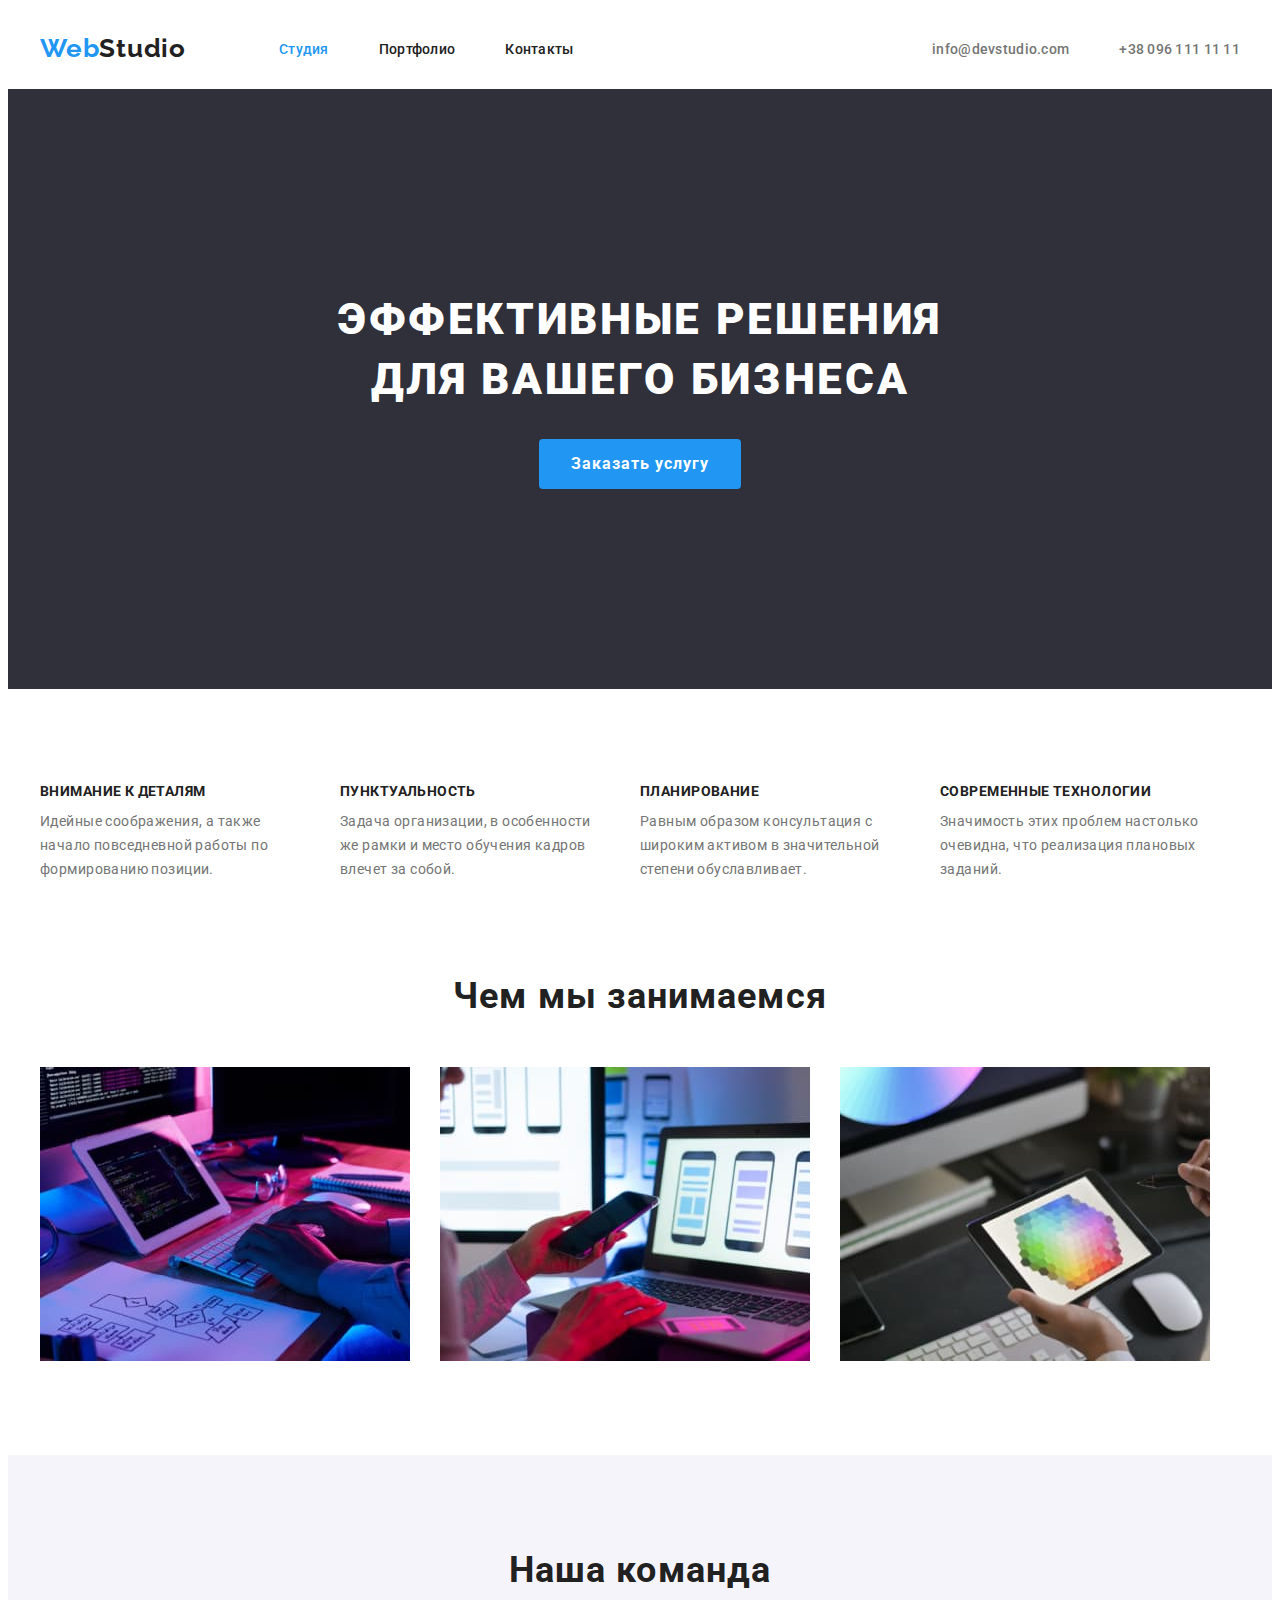
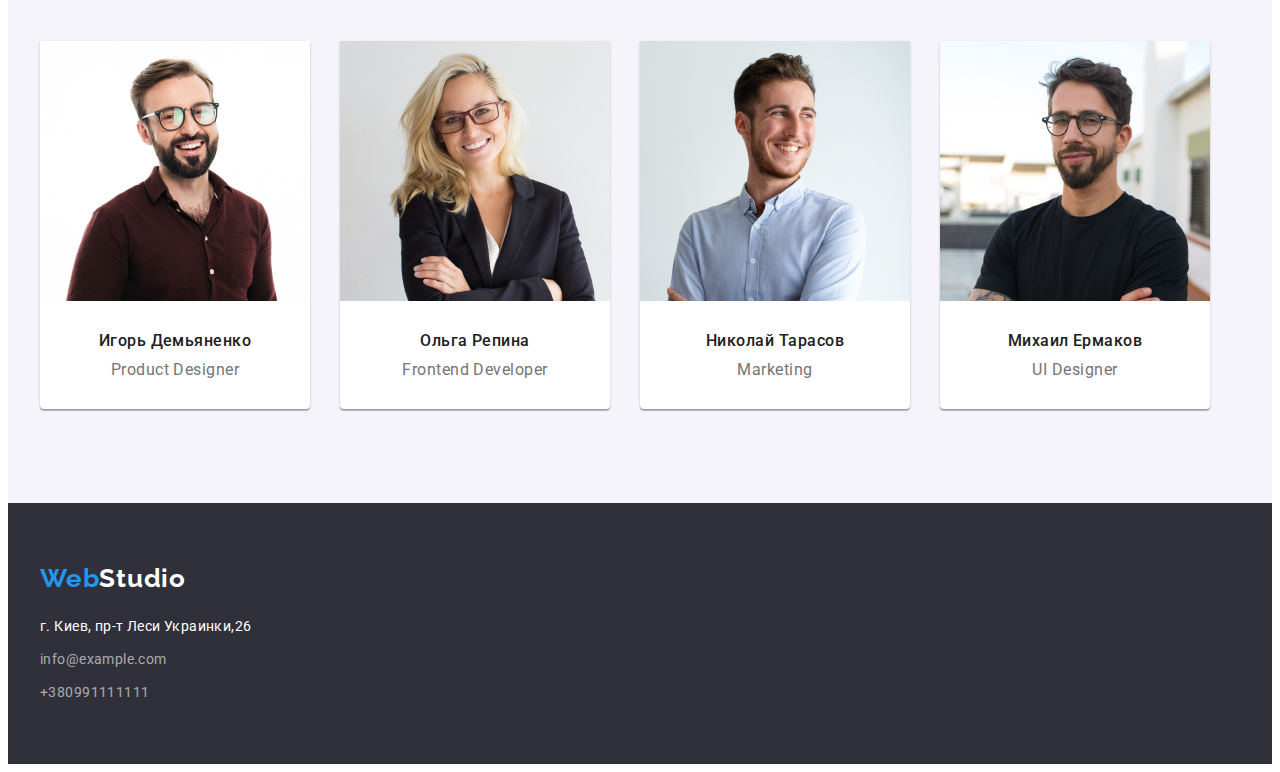
<file: index.html>
<!doctype html>
<html lang="ru">

<head>
   <meta charset="UTF-8">
   <meta http-equiv="X-UA-Compatible" content="IE=edge">
   <meta name="viewport" content="width=device-width, initial-scale=1.0">
   <title>Document</title>
   <link rel="stylesheet" href="https://cdnjs.cloudflare.com/ajax/libs/modern-normalize/1.1.0/modern-normalize.min.css"
      integrity="sha512-wpPYUAdjBVSE4KJnH1VR1HeZfpl1ub8YT/NKx4PuQ5NmX2tKuGu6U/JRp5y+Y8XG2tV+wKQpNHVUX03MfMFn9Q=="
      crossorigin="anonymous" referrerpolicy="no-referrer" />
   <style>
      li {
         list-style-type: none;
      }
   </style>
   <link rel="preconnect" href="https://fonts.googleapis.com">
   <link rel="preconnect" href="https://fonts.gstatic.com" crossorigin>
   <link rel="preconnect" href="https://fonts.googleapis.com">
   <link rel="preconnect" href="https://fonts.gstatic.com" crossorigin>
   <link
      href="https://fonts.googleapis.com/css2?family=Raleway:wght@700&family=Roboto:wght@400;500;700;900&display=swap"
      rel="stylesheet">
   <link rel="stylesheet" href="./css/styles.css">

</head>

<body>


   <header class="header">
      <div class="container header-container">
      <nav class="navigation header-nav">
         <a href="index.html" class="logo">
            Web<span class="header-logo">Studio</span>

         </a>
         <ul class="header-list list">
            <li class="header-item"><a href="" class="header-link current">Студия</a></li>
            <li class="header-item"><a href="./portfolio.html" class="header-link">Портфолио</a></li>
            <li class="header-item"><a href="" class="header-link">Контакты</a></li>
         </ul>
         </nav>
      
      <ul class="adress-list">
         <li class="item-adress"><a href="mailto:info@devstudio.com" class="header-link-adress">info@devstudio.com</a></li>
         <li class="item-adress"><a href="tel:+380961111111" class="header-link-adress"> +38 096 111 11 11</a></li>
      </ul>
   
</div>
     
   </header>





   <main>
      <section class="title">
         <div class="container">
         <h1 class="title-h1">Эффективные решения <br>для вашего бизнеса</h1>
         <button type="button" class="main-btn">Заказать услугу</button></div>
      </section>


      <section class="about">
         <div class="container">
         <h2 class="about-h2 visually-hidden">Наши особенности</h2>
         <ul class="about-list list">
            <li class="about-item">
               <h3 class="about-h3">Внимание к деталям</h3>
               <p class="about-p">Идейные соображения, а также начало повседневной работы по формированию позиции.</p>
            </li>

            <li class="about-item">
               <h3 class="about-h3">Пунктуальность</h3>
               <p class="about-p">Задача организации, в особенности же рамки и место обучения кадров влечет за собой.
               </p>
            </li>

            <li class="about-item">
               <h3 class="about-h3">Планирование</h3>
               <p class="about-p">Равным образом консультация с широким активом в значительной степени обуславливает.
               </p>
            </li>

            <li class="about-item">
               <h3 class="about-h3">Современные технологии</h3>
               <p class="about-p">Значимость этих проблем настолько очевидна, что реализация плановых заданий.</p>
            </li>
         </ul></div>
      </section>
   </main>

   <section class="work">
      <div class="container">
      <h2 class="work-title">Чем мы занимаемся</h2>
      <ul class="work-list list">
         <li class="work-item">
            <img src="./images/img1.jpg" alt="Набирание текста" width="370" height="294" />
         </li>

         <li class="work-item">
            <img src="./images/img2.jpg" alt="Смартфон и ноутбук" width="370" height="294" />
         </li>

         <li class="work-item">
            <img src="./images/img3.jpg" alt="Работа с планшетом" width="370" height="294" />
         </li>
      </ul>
      </div>

   </section>


   <section class="team">
      <div class="container">
      <h2 class="title-team">Наша команда</h2>
      <ul class="team-list list">
         <li class="team-item">
            <img src="./images/team1.jpg" alt="Игорь Демьяненко" width="270" height="260" />
       <div class="div-name-position"><h3 class="team-item-name">Игорь Демьяненко</h3>
            <p lang="en" class="team-item-positon">Product Designer</p></div>
         </li>
         <li class="team-item">
            <img src="./images/team2.jpg" alt="Ольга Репина" width="270" height="260" />
        <div class="div-name-position"><h3 class="team-item-name">Ольга Репина</h3>
            <p lang="en" class="team-item-positon">Frontend Developer</p></div>
         </li>
         <li class="team-item">
            <img src="./images/team3.jpg" alt="Николай Тарасов" width="270" height="260" />
       <div class="div-name-position"><h3 class="team-item-name">Николай Тарасов</h3>
            <p lang="en" class="team-item-positon">Marketing</p></div>
         </li>
         <li class="team-item">
            <img src="./images/team4.jpg" alt="Михаил Ермаков" width="270" height="260" />
       <div class="div-name-position"><h3 class="team-item-name">Михаил Ермаков</h3>
            <p lang="en" class="team-item-positon">UI Designer</p></div>
         </li>
      </ul>
      </div>
   </section>

   <footer class="foot">
      <div class="container foot-list">


      <a href="index.html" class="logo-foot">
         Web<span class="footer-logo">Studio</span>
      </a>
      <address class="footer-adress">
         <uL class="adress-list-foot list">
            <li class="foot-adress-contact"><a href="https://goo.gl/maps/dQyLsegDUvXvsYs67" target="_blank" rel="noopener" class="adress-city"> г.
                  Киев, пр-т Леси Украинки,26</a></li>
            <li class="foot-adress-contact"><a href="mailto:info@example.com" class="adress-contact"> info@example.com</a></li>
            <li class="foot-adress-contact"><a href="tel:+380991111111" class="adress-contact"> +380991111111</a></li>
         </uL>
      </address>
      </div>

   </footer>

</body>

</html>
</file>
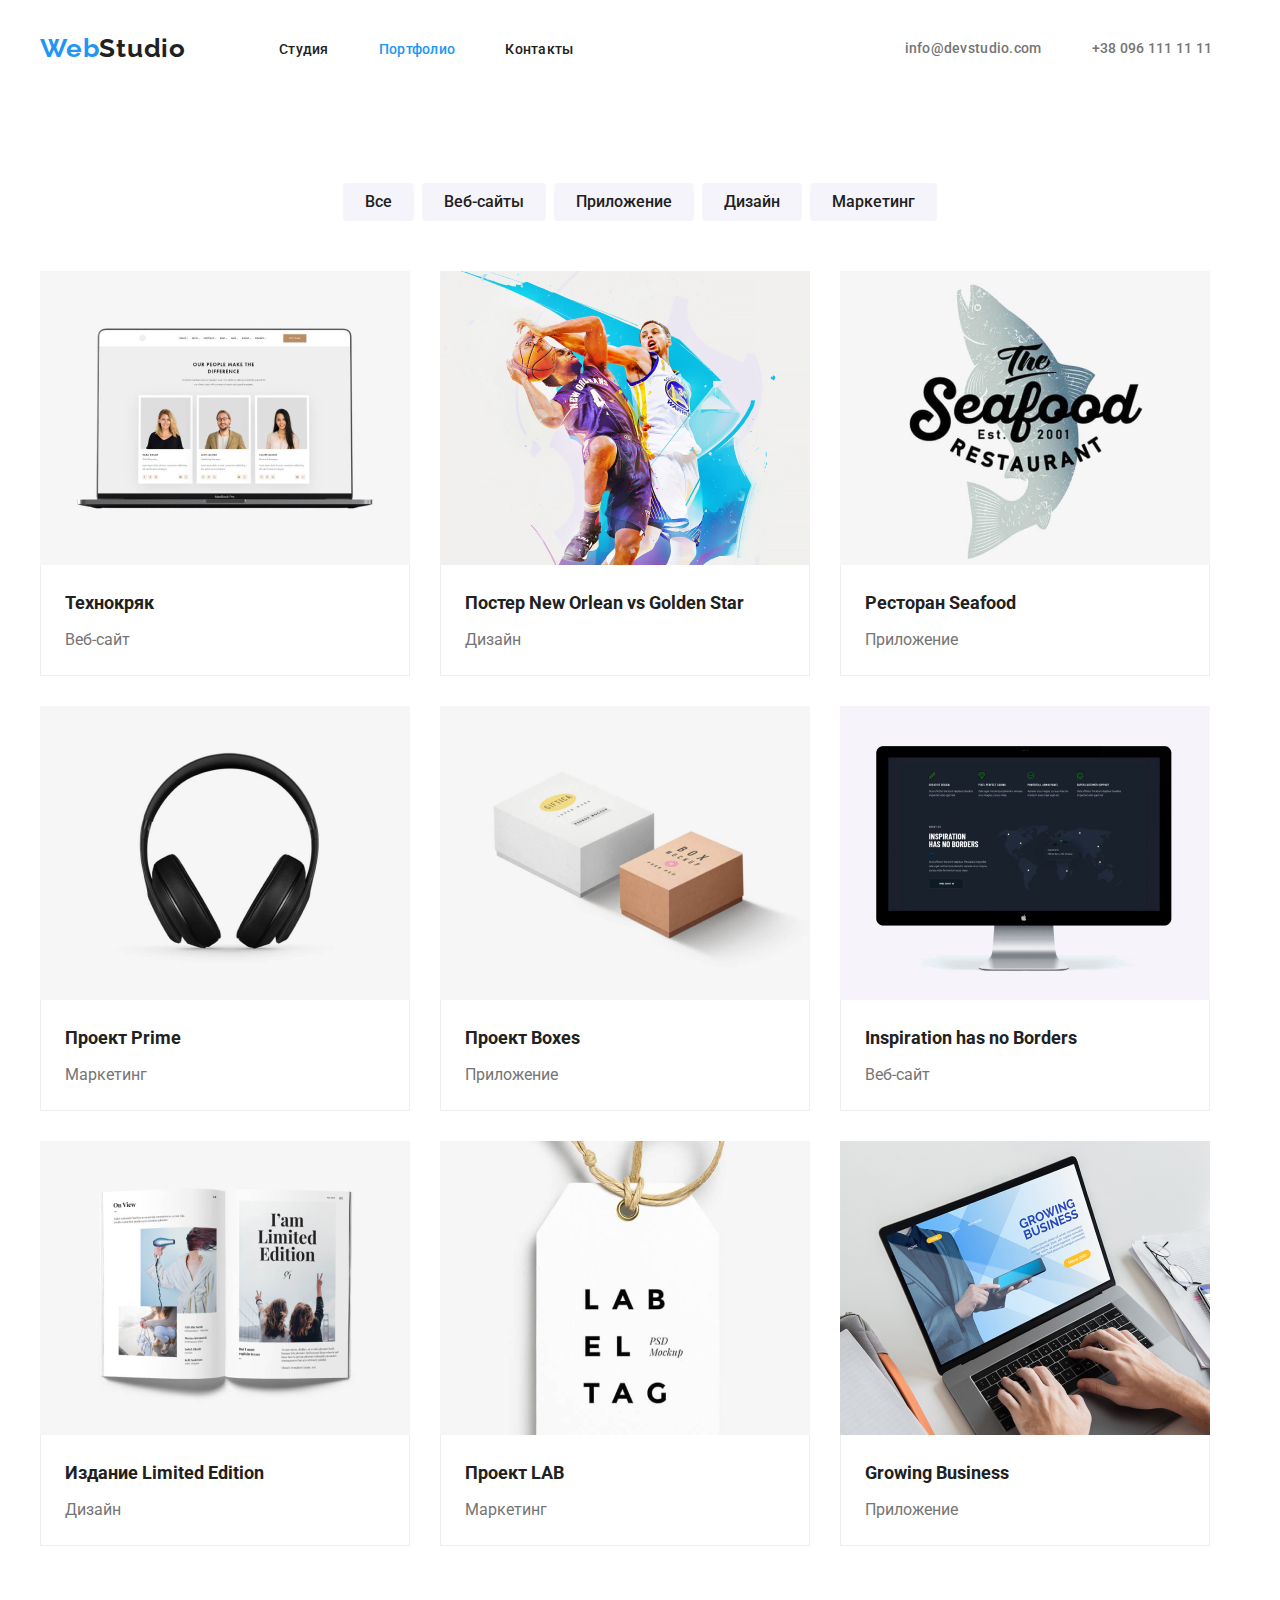
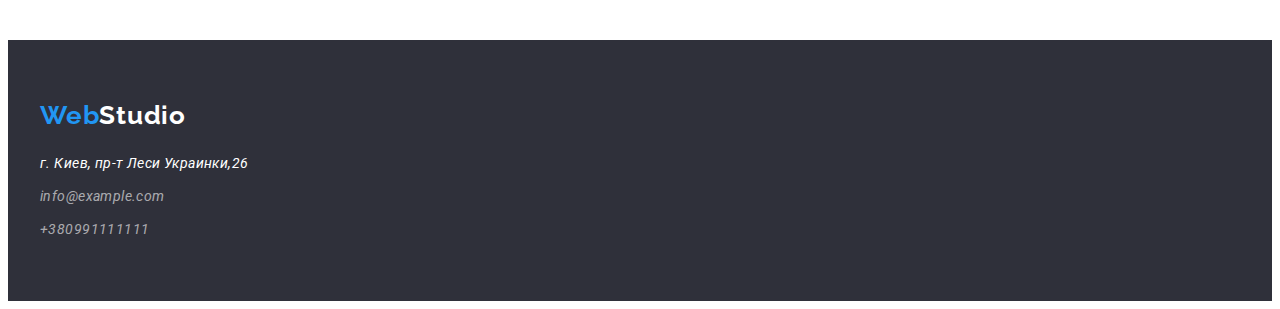
<file: portfolio.html>
<!doctype html>
<html lang="ru">

<head>
    <meta charset="UTF-8">
    <meta http-equiv="X-UA-Compatible" content="IE=edge">
    <meta name="viewport" content="width=device-width, initial-scale=1.0">
    <title>Document</title>
    <link rel="stylesheet" href="https://cdnjs.cloudflare.com/ajax/libs/modern-normalize/1.1.0/modern-normalize.min.css"
        integrity="sha512-wpPYUAdjBVSE4KJnH1VR1HeZfpl1ub8YT/NKx4PuQ5NmX2tKuGu6U/JRp5y+Y8XG2tV+wKQpNHVUX03MfMFn9Q=="
        crossorigin="anonymous" referrerpolicy="no-referrer" />
    <style>
        li {
            list-style-type: none;
        }
    </style>
    <link rel="preconnect" href="https://fonts.googleapis.com">
    <link rel="preconnect" href="https://fonts.gstatic.com" crossorigin>
    <link rel="preconnect" href="https://fonts.googleapis.com">
    <link rel="preconnect" href="https://fonts.gstatic.com" crossorigin>
    <link
        href="https://fonts.googleapis.com/css2?family=Raleway:wght@700&family=Roboto:wght@400;500;700;900&display=swap"
        rel="stylesheet">
    <link rel="stylesheet" href="./css/styles.css">
</head>

<body>


    <header class="header-portfolio">
        <div class="container header-portfolio-container">
        <nav class="navigation portfolio-nav">
            <a href="index.html" class="logo">
                Web<span class="header-logo">Studio</span>

            </a>
            <ul class="header-list-portfolio list">
                <li class="item-portfolio"><a href="./index.html" class="header-link-portfolio">Студия</a></li>
                <li class="item-portfolio"><a href="" class="header-link-portfolio current">Портфолио</a></li>
                <li class="item-portfolio"><a href="" class="header-link-portfolio">Контакты</a></li>
            </ul>
            </nav>
        
        <ul class="portfolio-contact">
            <li class="portfolio-header-adress"><a href="mailto:info@devstudio.com" class="header-link-adress">info@devstudio.com</a></li>
            <li class="portfolio-header-adress"><a href="tel:+380961111111" class="header-link-adress"> +38 096 111 11 11</a></li>
        </ul>
        
    </div>
    </header>
    
    <main class="main-portfolio">
        <section class="section-portfolio">
        <div class="container">
        <h1 class="visually-hidden">Услуги</h1>
        
           

        

        <ul class="button-filter">
            <li class="btn-item"><button type="button" class="h1-btn">Все</button></li>
            <li class="btn-item"><button type="button" class="h1-btn">Веб-сайты</button></li>
            <li class="btn-item"><button type="button" class="h1-btn">Приложение</button></li>
            <li class="btn-item"><button type="button" class="h1-btn">Дизайн</button></li>
            <li class="btn-item"><button type="button" class="h1-btn">Маркетинг</button></li>
        </ul>
        <ul class="services">
            <li class="services-item">
                <a href="" class="service-list-link">
                    <img src="./images/portfolio1.jpg" alt="Технокряк" width="370" height="294">
                    <div class="div-services-choise" ><h2 class="service-list-choice">Технокряк</h2>
                    <p class="sepvice-p">Веб-сайт</p></div>
                </a>
            </li>
            <li class="services-item">
                <a href="" class="services-list-link">
                    <img src="./images/portfolio2.jpg" alt="Постер New Orlean vs Golden Star" width="370" height="294">
                   <div class="div-services-choise" > <h2 class="service-list-choice">Постер New Orlean vs Golden Star</h2>
                    <p class="sepvice-p">Дизайн</p></div>
                </a>
            </li>
            <li class="services-item">
                <a href="" class="services-list-link">
                    <img src="./images/portfolio3.jpg" alt="Ресторан Seafood" width="370" height="294">
                   <div class="div-services-choise" > <h2 class="service-list-choice">Ресторан Seafood</h2>
                    <p class="sepvice-p">Приложение</p></div>
                </a>
            </li>
            <li class="services-item">
                <a href="" class="services-list-link">
                    <img src="./images/portfolio4.jpg" alt="Проект Prime" width="370" height="294">
                  <div class="div-services-choise" >  <h2 class="service-list-choice">Проект Prime</h2>
                    <p class="sepvice-p">Маркетинг</p></div>
                </a>
            </li>
            <li class="services-item">
                <a href="" class="services-list-link">
                    <img src="./images/portfolio5.jpg" alt="Проект Boxes" width="370" height="294">
                   <div class="div-services-choise" > <h2 class="service-list-choice">Проект Boxes</h2>
                    <p class="sepvice-p">Приложение</p></div>
                </a>
            </li>
            <li class="services-item">
                <a href="" class="services-list-link">
                    <img src="./images/portfolio6.jpg" alt="Inspiration has no Borders" width="370" height="294">
                  <div class="div-services-choise" >  <h2 class="service-list-choice">Inspiration has no Borders</h2>
                    <p class="sepvice-p">Веб-сайт</p></div>
                </a>
            </li>
            <li class="services-item">
                <a href="" class="services-list-link">
                    <img src="./images/portfolio7.jpg" alt="Издание Limited Edition" width="370" height="294">
                    <div class="div-services-choise"><h2 class="service-list-choice">Издание Limited Edition</h2>
                    <p class="sepvice-p">Дизайн</p></div>
                </a>
            </li>
            <li class="services-item">
                <a href="" class="services-list-link">
                    <img src="./images/portfolio8.jpg" alt="Проект LAB" width="370" height="294">
                   <div class="div-services-choise" > <h2 class="service-list-choice">Проект LAB</h2>
                    <p class="sepvice-p">Маркетинг</p></div>
                </a>
            </li>
            <li class="services-item">
                <a href="" class="services-list-link">
                    <img src="./images/portfolio9.jpg" alt="Growing Business" width="370" height="294">
                   <div class="div-services-choise" > <h2 class="service-list-choice">Growing Business</h2>
                    <p class="sepvice-p">Приложение</p> </div>
                </a>
            </li>
        </ul>
        </div>
        </div>
    </section>

        </main>
       
        <footer class="foot">
            <div class="container">


            <a href="index.html" class="logo-foot">
                Web<span class="footer-logo">Studio</span>
            </a>
            <address>
                <uL class="adress-list list portfolio-footer-adress">
                    <li class="foot-adress-contact"><a href="https://goo.gl/maps/dQyLsegDUvXvsYs67" target="_blank" rel="noopener"
                            class="adress-city"> г.
                            Киев, пр-т Леси Украинки,26</a></li>
                    <li class="foot-adress-contact"><a href="mailto:info@example.com" class="adress-contact"> info@example.com</a></li>
                    <li class="foot-adress-contact"><a href="tel:+380991111111" class="adress-contact"> +380991111111</a></li>
                </uL>
            </address>
            </div>

        </footer>
    
</body>

</html>
</file>
<file: css/styles.css>
:root {
  --header-text-color: #ffffff;
  --btn-color: #ffffff;
  --title-color: #212121;
  --text-color: #212121;
  --accent-color: #2196f3;
  --header-link-color: #757575;
  --title-back-color: #2f303a;
  --team-background-color: #f5f4fa;
}

p,
h1,
h2,
h3,
h4,
h5,
h6 {
  margin: 0;
}

ul {
  margin: 0;
  padding: 0;
}

img {
  display: block;
  max-width: 100%;
}
button {
  cursor: pointer;
}

body {
  font-family: "Roboto", sans-serif;
  background-color: var(--header-text-color);
  color: var(--text-color);
}

.list {
  padding: 0;
  margin: 0;
  list-style: none;
}

a {
  text-decoration: none;
}

.container {
  width: 1200px;
  padding-left: 15px;
  padding-right: 15px;
  margin: 0 auto;
}

.visually-hidden {
  position: absolute;
  width: 1px;
  height: 1px;
  margin: -1px;
  padding: 0;
  overflow: hidden;
  border: 0;
  clip: rect(0 0 0 0);
}

.logo {
  font-family: "Raleway", sans-serif;
  font-weight: bold;
  font-size: 26px;
  line-height: calc(31 / 26);
  letter-spacing: 0.03em;
  color: var(--accent-color);
  padding-top: 25px;
  padding-bottom: 25px;
}
/* header */

.header-container {
  display: flex;
  align-items: center;
}

.header-nav {
  display: flex;
  align-items: center;
}

.header-logo {
  color: #212121;
}

.header-link {
  font-weight: 500;
  font-size: 14px;
  line-height: calc(16 / 14);
  letter-spacing: 0.02em;
  color: var(--text-color);
}

.header-list .header-link {
  display: block;
  padding-top: 32px;
  padding-bottom: 32px;
}

.header-list .current {
  color: var(--accent-color);
}

.header-list {
  display: flex;
  margin-left: 93px;
}

.header-list .header-item + .header-item {
  margin-left: 50px;
}

.header-link:hover,
.header-link:focus {
  color: var(--accent-color);
}

.header-link-adress {
  display: block;
  font-weight: 500;
  font-size: 14px;
  line-height: calc(16 / 14);
  letter-spacing: 0.02em;
  color: var(--header-link-color);
}
.header-link-adress:hover,
.header-link-adress:focus {
  color: var(--accent-color);
}

.adress-list {
  display: flex;
  margin-left: auto;
}

.adress-list .header-link-adress {
  padding-top: 32px;
  padding-bottom: 32px;
}

.adress-list .item-adress + .item-adress {
  margin-left: 50px;
}

/* title */
.title {
  padding-top: 200px;
  padding-bottom: 200px;
  background-color: var(--title-back-color);
  text-align: center;
}

.title-h1 {
  font-weight: 900;
  font-size: 44px;
  line-height: calc(60 / 44);
  text-align: center;
  letter-spacing: 0.06em;
  text-transform: uppercase;
  margin-bottom: 30px;
  color: var(--header-text-color);
}

.main-btn {
  font-weight: bold;
  font-size: 16px;
  line-height: calc(30 / 16);
  display: inline-block;
  align-items: center;
  text-align: center;
  letter-spacing: 0.06em;
  background-color: var(--accent-color);
  font-family: inherit;
  color: var(--header-text-color);
  margin: auto;
  min-width: 200px;
  height: 50px;
  border-radius: 4px;
  padding: 10px 32px;
  border: 0;
}

/* about */
.about {
  padding-top: 94px;
  padding-bottom: 94px;
}

.about-h3 {
  font-weight: bold;
  font-size: 14px;
  line-height: calc(16 / 14);
  letter-spacing: 0.03em;
  text-transform: uppercase;
  color: var(--text-color);
  padding-bottom: 10px;
}

.about-list {
  display: flex;
  flex-wrap: nowrap;
}

.about-list .about-item {
  width: 270px;
}
.about-list .about-item + .about-item {
  margin-left: 30px;
}

.about-p {
  font-weight: normal;
  font-size: 14px;
  line-height: calc(24 / 14);
  letter-spacing: 0.03em;
  color: var(--header-link-color);
}

.about-list + .about-p {
  margin-left: 30px;
}
/* work */
.work {
  padding-bottom: 94px;
}

.work-title {
  font-weight: bold;
  font-size: 36px;
  line-height: calc(42 / 36);
  text-align: center;
  letter-spacing: 0.03em;
  margin-bottom: 50px;
  color: var(--text-color);
}

.work-list {
  display: flex;
  flex-wrap: nowrap;
}

.work-item + .work-item {
  margin-left: 30px;
}
/* team */

.title-team {
  font-weight: bold;
  font-size: 36px;
  line-height: calc(42 / 36);
  text-align: center;
  letter-spacing: 0.03em;
  margin-bottom: 50px;
  color: var(--text-color);
}

.team {
  padding-top: 94px;
  padding-bottom: 94px;
  background-color: var(--team-background-color);
}

.team-item {
  background: #ffffff;
  box-shadow: 0px 1px 3px rgba(0, 0, 0, 0.12), 0px 1px 1px rgba(0, 0, 0, 0.14),
    0px 2px 1px rgba(0, 0, 0, 0.2);
  border-radius: 0px 0px 4px 4px;
}

.team-item-name {
  font-weight: 500;
  font-size: 16px;
  line-height: calc(19 / 16);
  letter-spacing: 0.03em;
  color: var(--text-color);
}

.div-name-position {
  padding-top: 30px;
  padding-bottom: 30px;
}

.team-item-positon {
  font-weight: normal;
  font-size: 16px;
  line-height: calc(19 / 16);
  letter-spacing: 0.03em;
  color: var(--header-link-color);
  text-align: center;
}
.team-list {
  display: flex;
  flex-wrap: nowrap;
}

.team-item + .team-item {
  margin-left: 30px;
}

.team-item-name {
  margin-bottom: 10px;
  text-align: center;
}
/* footer */

.adress-list-foot {
  display: block;
}

.footer-logo {
  color: var(--header-text-color);
}

.logo-foot {
  margin-bottom: 20px;
  display: block;
}

.foot {
  background-color: #2f303a;
}

.footer-adress {
  font-style: normal;
}

.logo-foot {
  font-family: "Raleway", sans-serif;
  font-weight: bold;
  font-size: 26px;
  line-height: calc(31 / 26);
  letter-spacing: 0.03em;
  color: var(--accent-color);
}

.footer-adress {
  margin-top: 20px;
}

.adress-city {
  font-weight: normal;
  font-size: 14px;
  line-height: calc(24 / 14);
  letter-spacing: 0.03em;
  color: var(--header-text-color);
  margin-bottom: 9px;
}

.adress-contact {
  font-weight: normal;
  font-size: 14px;
  line-height: calc(24 / 14);
  letter-spacing: 0.03em;
  color: rgba(255, 255, 255, 0.6);
}
.adress-contact:hover,
.adress-contact:focus {
  color: var(--accent-color);
}

.foot-adress-contact:nth-last-child(1n + 2) {
  margin-bottom: 9px;
}
/* portfolio */

/* header portfolio */
.header-portfolio-container {
  display: flex;
  text-align: center;
}

.portfolio-nav {
  display: flex;
  align-items: center;
}

.header-list-portfolio .current {
  color: var(--accent-color);
}

.header-link-portfolio {
  font-weight: 500;
  font-size: 14px;
  line-height: calc(16 / 14);
  letter-spacing: 0.02em;
  color: var(--text-color);
}
.header-link-portfolio {
  display: block;
  padding-top: 32px;
  padding-bottom: 32px;
}

.header-list-portfolio {
  display: flex;
  margin-left: 93px;
}

.item-portfolio + .item-portfolio {
  margin-left: 50px;
}

.portfolio-contact {
  display: flex;
}

.portfolio-header-adress + .portfolio-header-adress {
  margin-left: 50px;
}

.portfolio-header-adress {
  padding-top: 32px;
  padding-bottom: 32px;
  margin-left: 331px;
}

.header-link-portfolio:hover,
.header-link-portfolio:focus {
  color: var(--accent-color);
}

/* main portfolio */

.section-portfolio {
  padding-top: 94px;
  padding-bottom: 94px;
}

.button-filter {
  display: flex;
  justify-content: center;
  margin-bottom: 50px;
}

.h1-btn {
  border-radius: 4px;
  padding: 6px 22px;
  display: inline-block;
  text-align: center;
  border: 0;
}

.btn-item + .btn-item {
  margin-left: 8px;
}

.h1-btn {
  font-size: 16px;
  line-height: calc(26 / 16);
  background-color: #f5f4fa;
  font-family: inherit;
  font-weight: 500;
  color: var(--text-color);
}

.h1-btn:hover,
.h1-btn:focus {
  background-color: #2196f3;
  color: var(--header-text-color);
}

.services {
  display: flex;
  flex-wrap: wrap;
}
.services .services-item {
  width: 370px;

  margin-right: 30px;
  margin-bottom: 30px;
}

.services-item:nth-child(3n) {
  margin-right: 0;
}

.services-item:nth-last-child(-n + 3) {
  margin-bottom: 0;
}

.service-list-choice {
  font-size: 18px;
  line-height: 2;
  vertical-align: top;
  color: var(--text-color);

  margin-bottom: 4px;
}

.div-services-choise {
  background: #ffffff;
  border: 1px solid #eeeeee;
  border-top: none;
  box-sizing: border-box;
  padding-top: 20px;
  padding-bottom: 20px;
  padding-left: 24px;
  padding-right: 24px;
}

.sepvice-p {
  font-size: 16px;
  line-height: calc(30 / 16);
  vertical-align: top;
  color: var(--header-link-color);
}

/* footer portfolio */

.portfolio-footer-adress {
  display: block;
  margin-top: 20px;
}

.foot {
  padding-top: 60px;
  padding-bottom: 60px;
}
</file>
